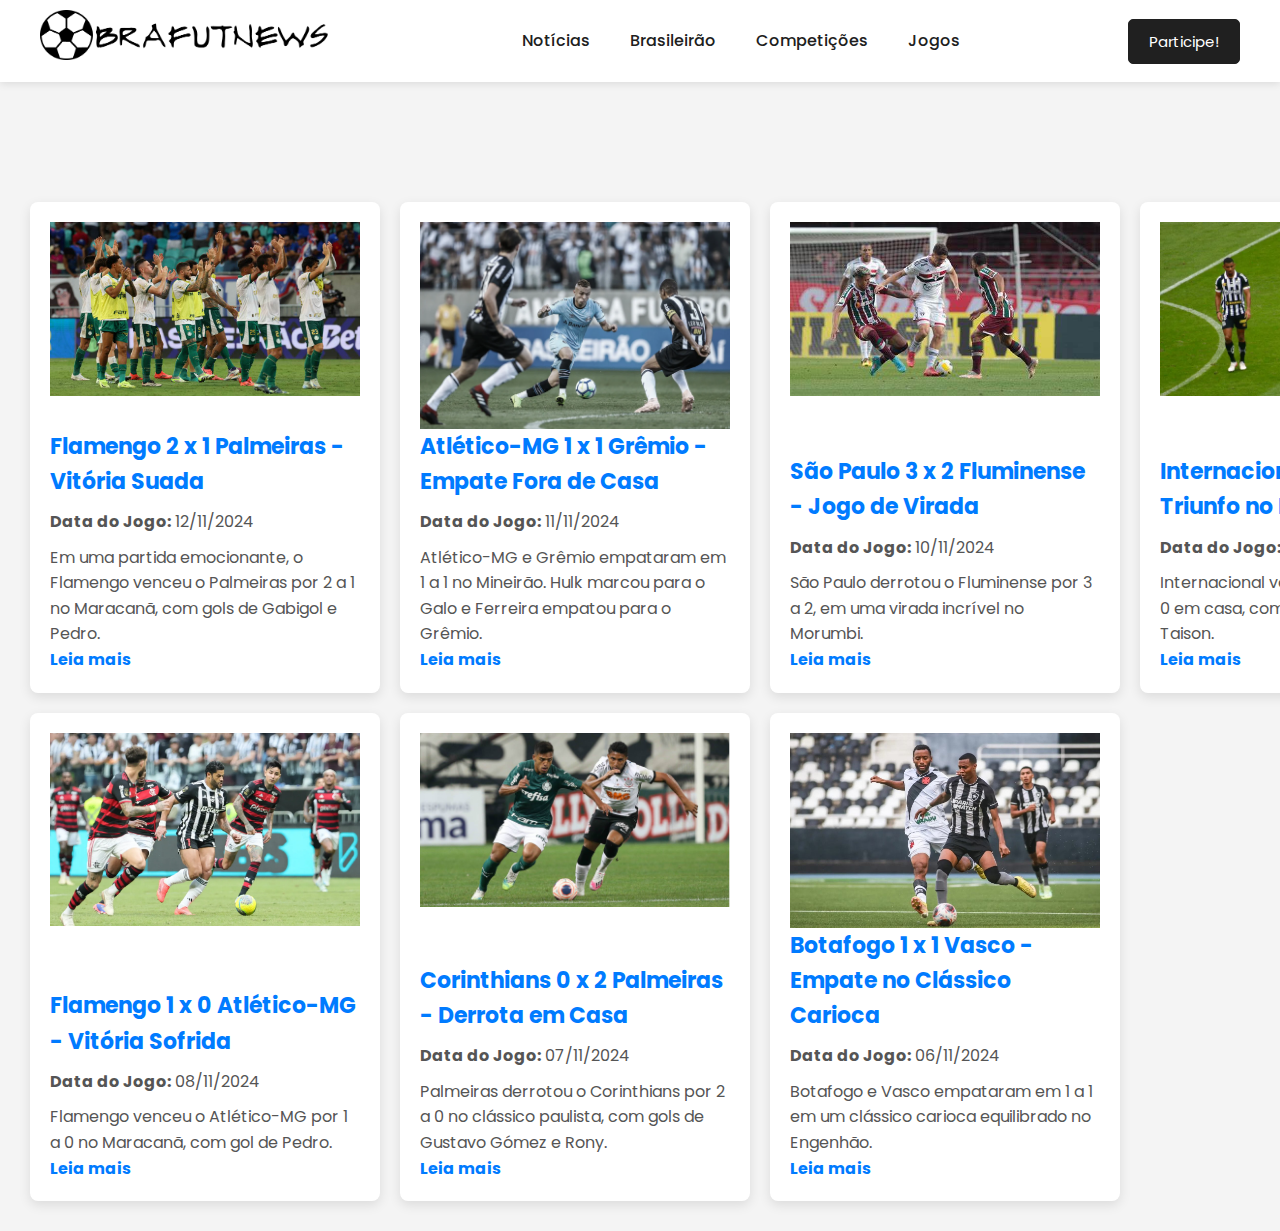
<file: index.html>
<!DOCTYPE html>
<html lang="pt-BR">
<head>
    <meta charset="UTF-8">
    <meta http-equiv="X-UA-Compatible" content="IE=edge">
    <meta name="viewport" content="width=device-width, initial-scale=1.0">
    <title>Brafut</title>
    <link rel="stylesheet" href="style.css">
    <link rel="preconnect" href="https://fonts.googleapis.com">
    <link rel="preconnect" href="https://fonts.gstatic.com" crossorigin>
    <link href="https://fonts.googleapis.com/css2?family=Poppins:wght@100;200;300;400;500;600;700;800;900&display=swap" rel="stylesheet">
</head>
<body>
    <nav class="navbar">
        <div class="logo">
            <img src="imagem (1).png" alt="" height="50px">
        </div>
        <div class="links">
            <ul class="nav-itens">
                <li><a href="Noticias/noticias.html" target="_blank">Notícias</a></li>
                <li><a href="Time/times.html" target="_blank">Brasileirão</a></li>
                <li><a href="competiçao/competiçao.html" target="_blank">Competições</a></li>
                <li><a href="Jogos/jogo.html" target="_blank">Jogos</a></li>
            </ul>
        </div>
        <div class="btn">
            <button class="cadastro" onclick="window.location.href='../Registro e login/index.html'">Participe!</button>
        </div>
    </nav>

    <section class="noticias">

        <div class="noticia card">
            <img src=".//img/flamengo x palmeiras" alt="Flamengo vs Palmeiras" class="card-img">
            <div class="conteudo">
                <h3><a href="#">Flamengo 2 x 1 Palmeiras - Vitória Suada</a></h3>
                <p><strong>Data do Jogo:</strong> 12/11/2024</p>
                <p>Em uma partida emocionante, o Flamengo venceu o Palmeiras por 2 a 1 no Maracanã, com gols de Gabigol e Pedro.</p>
                <div class="conteudo-completo" style="display: none;">
                    <p>O Flamengo controlou grande parte do jogo, mas o Palmeiras mostrou resistência e conseguiu empatar no segundo tempo com um gol de Rony. No entanto, Gabigol garantiu a vitória com um gol nos minutos finais, após belo passe de Arrascaeta. A vitória coloca o Flamengo ainda mais perto do título do Brasileirão.</p>
                </div>
                <a href="javascript:void(0);" class="expandir" onclick="expandirConteudo(this)">Leia mais</a>
            </div>
        </div>

        <div class="noticia card">
            <img src="./img/atletico mg x gremio" alt="Atlético-MG vs Grêmio" class="card-img">
            <div class="conteudo">
                <h3><a href="#">Atlético-MG 1 x 1 Grêmio - Empate Fora de Casa</a></h3>
                <p><strong>Data do Jogo:</strong> 11/11/2024</p>
                <p>Atlético-MG e Grêmio empataram em 1 a 1 no Mineirão. Hulk marcou para o Galo e Ferreira empatou para o Grêmio.</p>
                <div class="conteudo-completo" style="display: none;">
                    <p>O Atlético-MG começou melhor e abriu o placar com Hulk, mas o Grêmio não se deixou abalar e respondeu com um gol de Ferreira. Ambos os times tentaram buscar a vitória no segundo tempo, mas as defesas se mantiveram firmes. O empate mantém o Atlético-MG na parte de cima da tabela, enquanto o Grêmio segue na luta por uma vaga na Libertadores.</p>
                </div>
                <a href="javascript:void(0);" class="expandir" onclick="expandirConteudo(this)">Leia mais</a>
            </div>
        </div>

        <div class="noticia card">
            <img src="./img/São Paulo x fluminense -" alt="São Paulo vs Fluminense" class="card-img">
            <div class="conteudo">
                <h3><a href="#">São Paulo 3 x 2 Fluminense - Jogo de Virada</a></h3>
                <p><strong>Data do Jogo:</strong> 10/11/2024</p>
                <p>São Paulo derrotou o Fluminense por 3 a 2, em uma virada incrível no Morumbi.</p>
                <div class="conteudo-completo" style="display: none;">
                    <p>O Fluminense abriu o placar com Jhon Arias, mas o São Paulo reagiu no segundo tempo com gols de Luciano e Caleri, que viraram o jogo. No fim, Fred empatou para o Flu, mas foi Reinaldo quem selou a vitória para o Tricolor Paulista com um gol de pênalti. O São Paulo segue firme na busca por uma vaga na Libertadores.</p>
                </div>
                <a href="javascript:void(0);" class="expandir" onclick="expandirConteudo(this)">Leia mais</a>
            </div>
        </div>

        <div class="noticia card">
            <img src="./img/internacional x santoss.webp" alt="Internacional vs Santos" class="card-img">
            <div class="conteudo">
                <h3><a href="#">Internacional 2 x 0 Santos - Triunfo no Beira-Rio</a></h3>
                <p><strong>Data do Jogo:</strong> 09/11/2024</p>
                <p>Internacional venceu o Santos por 2 a 0 em casa, com gols de Edenilson e Taison.</p>
                <div class="conteudo-completo" style="display: none;">
                    <p>O Internacional dominou o jogo no Beira-Rio e mostrou sua força com dois gols, um em cada tempo. Edenilson abriu o placar com um chute de fora da área, enquanto Taison selou a vitória com um gol de cabeça após cruzamento de Moisés. O Santos tentou reagir, mas não conseguiu chegar ao gol. O Inter segue sua caminhada na parte de cima da tabela.</p>
                </div>
                <a href="javascript:void(0);" class="expandir" onclick="expandirConteudo(this)">Leia mais</a>
            </div>
        </div>

        <div class="noticia card">
            <img src="./img/flamengo x atlético mg.webp" alt="Flamengo vs Atlético-MG" class="card-img">
            <div class="conteudo">
                <h3><a href="#">Flamengo 1 x 0 Atlético-MG - Vitória Sofrida</a></h3>
                <p><strong>Data do Jogo:</strong> 08/11/2024</p>
                <p>Flamengo venceu o Atlético-MG por 1 a 0 no Maracanã, com gol de Pedro.</p>
                <div class="conteudo-completo" style="display: none;">
                    <p>A partida foi marcada pela forte marcação de ambos os times, mas Pedro, em um chute preciso no segundo tempo, garantiu os três pontos para o Flamengo. O Atlético-MG pressionou no final, mas o goleiro Santos fez defesas importantes. A vitória coloca o Flamengo mais perto da liderança do campeonato.</p>
                </div>
                <a href="javascript:void(0);" class="expandir" onclick="expandirConteudo(this)">Leia mais</a>
            </div>
        </div>

        <div class="noticia card">
            <img src="img/Corinthians 0 x 2 Palmeiras.jpg" alt="Corinthians vs Palmeiras" class="card-img">
            <div class="conteudo">
                <h3><a href="#">Corinthians 0 x 2 Palmeiras - Derrota em Casa</a></h3>
                <p><strong>Data do Jogo:</strong> 07/11/2024</p>
                <p>Palmeiras derrotou o Corinthians por 2 a 0 no clássico paulista, com gols de Gustavo Gómez e Rony.</p>
                <div class="conteudo-completo" style="display: none;">
                    <p>O Palmeiras controlou a partida desde o início, com uma defesa sólida e contra-ataques rápidos. Gustavo Gómez abriu o placar após cobrança de escanteio, e Rony ampliou a vantagem com um gol em jogada individual. O Corinthians não conseguiu reagir e sofreu a derrota em casa. Palmeiras segue em busca do topo da tabela.</p>
                </div>
                <a href="javascript:void(0);" class="expandir" onclick="expandirConteudo(this)">Leia mais</a>
            </div>
        </div>

        <div class="noticia card">
            <img src="./img/Botafogo 1 x 1 Vasco -.jpg" alt="Botafogo vs Vasco" class="card-img">
            <div class="conteudo">
                <h3><a href="#">Botafogo 1 x 1 Vasco - Empate no Clássico Carioca</a></h3>
                <p><strong>Data do Jogo:</strong> 06/11/2024</p>
                <p>Botafogo e Vasco empataram em 1 a 1 em um clássico carioca equilibrado no Engenhão.</p>
                <div class="conteudo-completo" style="display: none;">
                    <p>O Botafogo saiu na frente com um gol de Chay no primeiro tempo, mas o Vasco empatou no segundo tempo com Talles Magno. O jogo foi intenso, com ambas as equipes buscando a vitória, mas as defesas se saíram bem nos momentos decisivos. O empate mantém ambos os times em posições intermediárias na tabela.</p>
                </div>
                <a href="javascript:void(0);" class="expandir" onclick="expandirConteudo(this)">Leia mais</a>
            </div>
        </div>

    </section>

    <script src="index.js"></script>
    
</body>
</html>
</file>
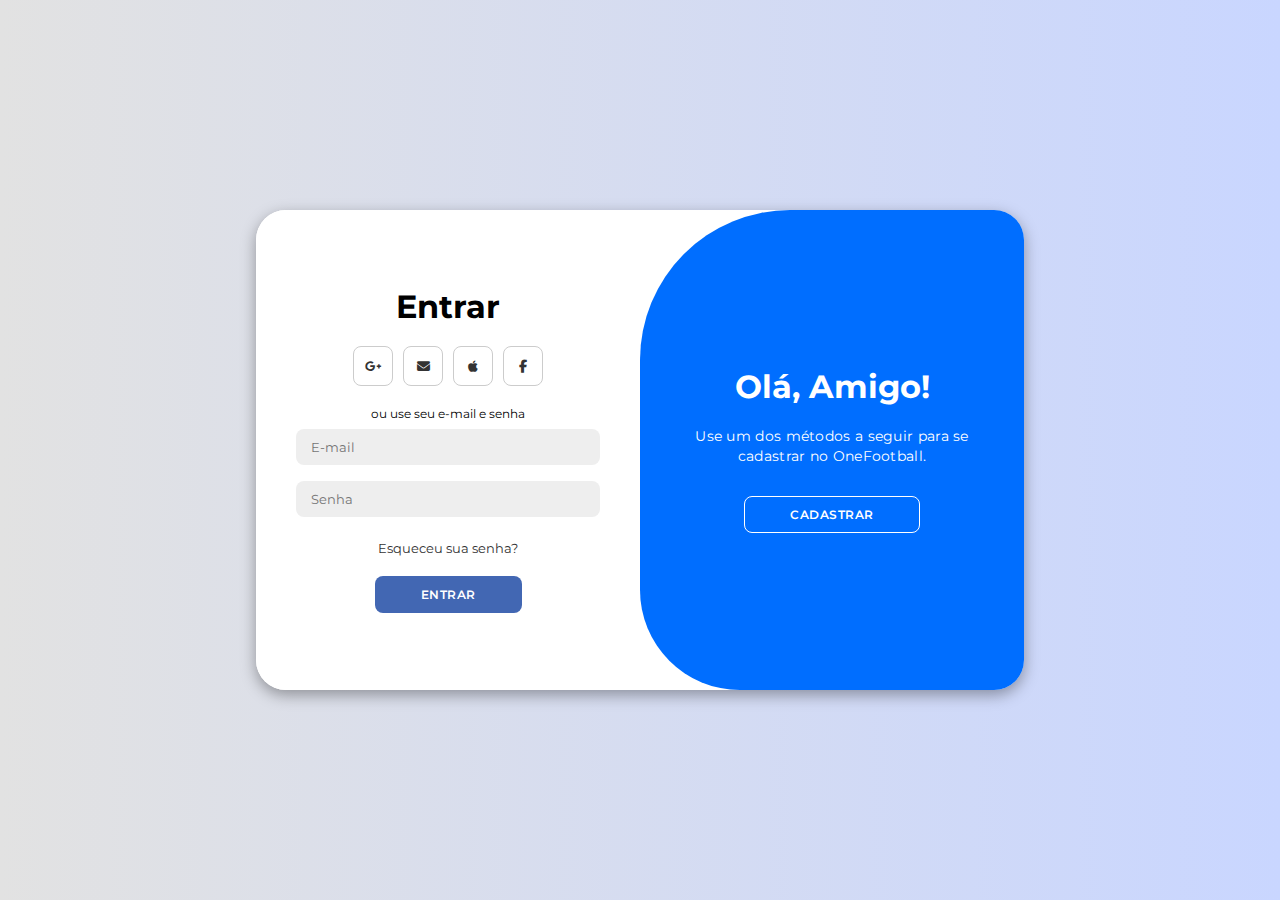
<file: Registro e Login/index.html>
<!DOCTYPE html>
<html lang="pt-BR">

<head>
    <meta charset="UTF-8">
    <meta name="viewport" content="width=device-width, initial-scale=1.0">
    <link rel="stylesheet" href="https://cdnjs.cloudflare.com/ajax/libs/font-awesome/6.4.2/css/all.min.css">
    <link rel="stylesheet" href="style.css">
    <title>Página de Login Moderna | AsmrProg</title>
</head>

<body>

    <div class="container" id="container">
        <div class="form-container sign-up">
            <form>
                <h1>Criar Conta</h1>
                <div class="social-icons">
                    <a href="#" class="icon"><i class="fa-brands fa-google-plus-g"></i></a>
                    <a href="#" class="icon"><i class="fa-solid fa-envelope"></i></a>
                    <a href="#" class="icon"><i class="fa-brands fa-apple"></i></a>
                    <a href="#" class="icon"><i class="fa-brands fa-facebook-f"></i></a>
                </div>
                <span>ou use seu e-mail para registro</span>
                <input type="text" placeholder="Nome">
                <input type="text" placeholder="Telefone">
                <input type="email" placeholder="E-mail">
                <input type="password" placeholder="Senha">
                <button>Cadastrar</button>
            </form>
        </div>

        <div class="form-container sign-in">
            <form>
                <h1>Entrar</h1>
                <div class="social-icons">
                    <a href="#" class="icon"><i class="fa-brands fa-google-plus-g"></i></a>
                    <a href="#" class="icon"><i class="fa-solid fa-envelope"></i></a>
                    <a href="#" class="icon"><i class="fa-brands fa-apple"></i></a>
                    <a href="#" class="icon"><i class="fa-brands fa-facebook-f"></i></a>
                </div>
                <span>ou use seu e-mail e senha</span>
                <input type="email" placeholder="E-mail">
                <input type="password" placeholder="Senha">
                <a href="senha.html">Esqueceu sua senha?</a>
                <button>Entrar</button>
            </form>
        </div>

        <div class="toggle-container">
            <div class="toggle">
                <div class="toggle-panel toggle-left">
                    <h1>Bem-vindo de volta!</h1>
                    <p>Digite seus dados pessoais para usar todos os recursos do site</p>
                    <button class="hidden" id="login">Entrar</button>
                </div>
                <div class="toggle-panel toggle-right">
                    <h1>Olá, Amigo!</h1>
                    <p>Use um dos métodos a seguir para se cadastrar no OneFootball.</p>
                    <button class="hidden" id="register">Cadastrar</button>
                </div>
            </div>
        </div>
    </div>

    <script src="script.js"></script>
</body>

</html>
</file>
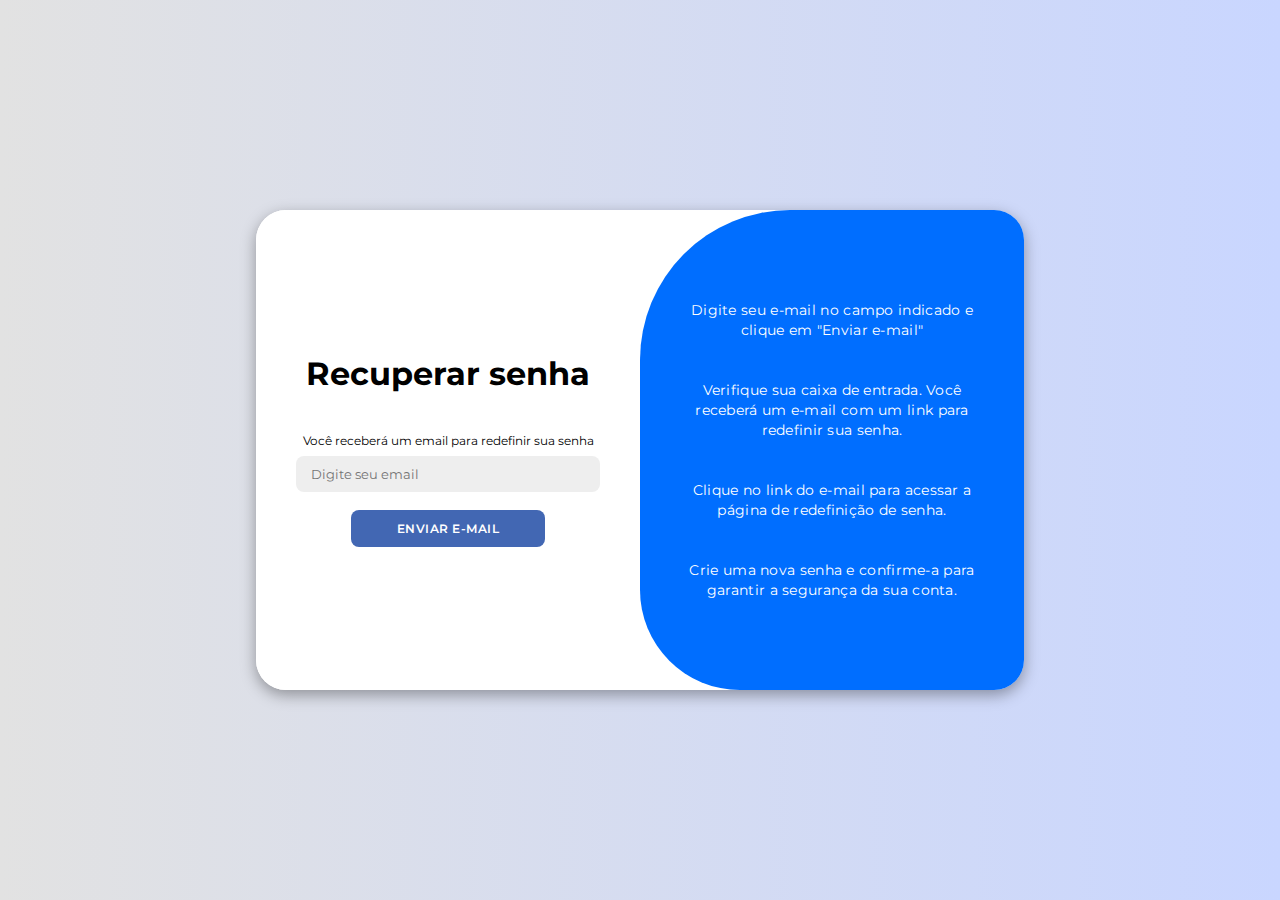
<file: Registro e Login/senha.html>
<!DOCTYPE html>
<html lang="pt-BR">

<head>
    <meta charset="UTF-8">
    <meta name="viewport" content="width=device-width, initial-scale=1.0">
    <link rel="stylesheet" href="https://cdnjs.cloudflare.com/ajax/libs/font-awesome/6.4.2/css/all.min.css">
    <link rel="stylesheet" href="style.css">
    <title>Página de Login Moderna | AsmrProg</title>
</head>

<body>

    <div class="container" id="container">
        <div class="form-container sign-up">
            <form>
                <h1>Criar Conta</h1>
                <div class="social-icons">
                    <a href="#" class="icon"><i class="fa-brands fa-google-plus-g"></i></a>
                    <a href="#" class="icon"><i class="fa-solid fa-envelope"></i></a>
                    <a href="#" class="icon"><i class="fa-brands fa-apple"></i></a>
                    <a href="#" class="icon"><i class="fa-brands fa-facebook-f"></i></a>
                </div>
                <span>ou use seu e-mail para registro</span>
                <input type="text" placeholder="Nome">
                <input type="text" placeholder="Telefone">
                <input type="email" placeholder="E-mail">
                <input type="password" placeholder="Senha">
                <button>Cadastrar</button>
            </form>
        </div>
        <div class="form-container sign-in">
            <form id="resetForm">
                <h1>Recuperar senha</h1>
                <div class="social-icons">
                </div>
                <span>Você receberá um email para redefinir sua senha</span>
                <input type="email" id="email" placeholder="Digite seu email">
                <button type="submit">Enviar e-mail</button>
                <div id="successMessage" style="display:none; color: green; margin-top: 10px;">
                    E-mail enviado com sucesso!
                </div>
            </form>
        </div>

        <div class="toggle-container">
            <div class="toggle">
                <div class="toggle-panel toggle-left">
                    <h1>Bem-vindo de volta!</h1>
                    <p>Digite seus dados pessoais para usar todos os recursos do site</p>
                    <button class="hidden" id="login">Entrar</button>
                </div>
                <div class="toggle-panel toggle-right">
                    <p>Digite seu e-mail no campo indicado e clique em "Enviar e-mail"</p>
                    <p>Verifique sua caixa de entrada. Você receberá um e-mail com um link para redefinir sua senha.</p>
                    <p>Clique no link do e-mail para acessar a página de redefinição de senha.</p>
                    <p>Crie uma nova senha e confirme-a para garantir a segurança da sua conta.</p>
                </div>
            </div>
        </div>
    </div>

    <script src="script.js"></script>
    <script>
        document.getElementById('resetForm').addEventListener('submit', function(event) {
            event.preventDefault();
            const email = document.getElementById('email').value;

            if (email) {
                document.getElementById('successMessage').style.display = 'block';
            } else {
                alert('Por favor, insira um e-mail válido.');
            }
        });

        async function digestMessage(message) {
            const msgUint8 = new TextEncoder().encode(message);
            const hashBuffer = await window.crypto.subtle.digest("SHA-512", msgUint8);
            const hashArray = Array.from(new Uint8Array(hashBuffer));
            const hashHex = hashArray.map((b) => b.toString(16).padStart(2, "0")).join("");
            return hashHex;
        }
    </script>
</body>

</html>
</file>
<file: style.css>
* {
    padding: 0;
    margin: 0;
    box-sizing: border-box;
}

body {
    font-family: 'Poppins', sans-serif;
    background-color: #f4f4f4;
    color: #202020;
    line-height: 1.6;
    display: flex;
    flex-direction: column;
    min-height: 100vh;
    margin: 0;
}

nav {
    position: block;
    top: 0;
    left: 0;
    width: 100%;
    padding: 10px 40px;
    background-color: #fff;
    box-shadow: 0 2px 8px rgba(0, 0, 0, 0.1);
    z-index: 1000;
    display: flex;
    justify-content: space-between;
    align-items: center;
}

.logo {
    font-weight: 800;
    font-size: 25px;
    color: #202020;
}

.nav-itens {
    list-style: none;
    display: flex;
}

.nav-itens > li {
    margin-left: 20px;
}

.nav-itens > li > a {
    color: #202020;
    text-decoration: none;
    font-size: 16px;
    padding: 10px;
    font-weight: 500;
    transition: color 0.3s;
}

.nav-itens > li > a:hover {
    color: #007BFF;
}

.login, .cadastro {
    padding: 10px 20px;
    font-size: 15px;
    border: none;
    border-radius: 5px;
    font-family: 'Poppins', sans-serif;
    cursor: pointer;
    transition: all 0.3s ease;
}

.login {
    color: #202020;
    background-color: #fff;
    border: 1px solid #202020;
}

.login:hover {
    background-color: #f0f0f0;
    color: #007BFF;
}

.cadastro {
    color: #fff;
    background-color: #202020;
    border: 1px solid #202020;
}

.cadastro:hover {
    background-color: #3d3d3d;
    transition: background 0.3s ease;
}

.noticias {
    margin: 0 30px 30px;
    padding-top: 120px;
    display: grid;
    grid-template-columns: repeat(4, 1fr);
    gap: 20px;
    justify-items: center;
    width: 100%;
    max-width: 1200px;
}

.noticias h2 {
    font-size: 28px;
    margin-bottom: 20px;
    color: #333;
    text-align: center;
    width: 100%;
}

.noticia {
    background-color: #fff;
    padding: 20px;
    border-radius: 8px;
    box-shadow: 0 4px 12px rgba(0, 0, 0, 0.1);
    display: flex;
    flex-direction: column;
    justify-content: space-between;
    transition: transform 0.3s ease;
    height: 100%;
    width: 100%;
    max-width: 350px;
}

.noticia:hover {
    transform: scale(1.05);
}

.imagem-noticia {
    width: 100%;
    height: 100%;
    object-fit: cover;
    border-radius: 8px;
}

.noticia h3 a {
    color: #007BFF;
    text-decoration: none;
    font-size: 22px;
    font-weight: 700;
}

.noticia h3 a:hover {
    text-decoration: underline;
}

.noticia p {
    margin-top: 10px;
    font-size: 16px;
    color: #555;
}

.noticia a {
    color: #007BFF;
    text-decoration: none;
    font-weight: bold;
}

.noticia a:hover {
    text-decoration: underline;
}

.link-futebol ul {
    list-style-type: none;
}

.link-futebol ul li {
    margin-bottom: 10px;
}

.link-futebol ul li a {
    text-decoration: none;
    color: #007BFF;
    font-size: 16px;
}

.link-futebol ul li a:hover {
    text-decoration: underline;
}

@media (max-width: 768px) {
    nav {
        flex-direction: column;
        padding: 15px;
    }

    .logo {
        margin-bottom: 10px;
        font-size: 22px;
    }

    .nav-itens {
        flex-direction: column;
        margin-top: 15px;
    }

    .nav-itens > li {
        margin-bottom: 10px;
    }

    .btn {
        margin-top: 20px;
    }
}

@media (max-width: 768px) {
    .noticias h2 {
        font-size: 24px;
    }

    .noticia {
        padding: 15px;
    }

    .noticia h3 a {
        font-size: 20px;
    }

    .noticia p {
        font-size: 14px;
    }
}
footer {
    width: 100%;
    color: var(--color-neutral-40);
    background-color: black;
    position: relative;
    bottom: 0;
    left: 0;
  }
  
  #footer_content {
    background-color: #171c26;
    display: grid;
    grid-template-columns: repeat(4, 1fr);
    padding: 3rem 3.5rem;
  }
  
  #footer_contacts h1 {
    margin-bottom: 0.75rem;
  }
  
  #footer_contacts h2 {
    color: white;
  }
  
  #footer_contacts p {
    color: white;
  }
  
  #footer_social_media {
    display: flex;
    gap: 2rem;
  }
  
  #footer_social_media .footer-link {
    display: flex;
    align-items: center;
    justify-content: center;
    height: 2.5rem;
    width: 2.5rem;
    color: var(--color-neutral-40);
    border-radius: 50%;
    transition: all 0.4s;
  }
  
  #footer_social_media .footer-link i {
    font-size: 1.25rem;
  }
  
  #footer_social_media .footer-link:hover {
    opacity: 0.8;
  }
  
  #instagram {
    background: linear-gradient(#7f37c9, #ff2992, #ff9807);
  }
  
  #facebook {
    background-color: #4267b3;
  }
  
  #whatsapp {
    background-color: #25d366;
  }
  
  .footer-list {
    display: flex;
    flex-direction: column;
    gap: 0.75rem;
    list-style: none;
    color: white;
  }
  
  .footer-list .footer-link {
    color: var(--color-neutral-30);
    transition: all 0.4s;
  }
  
  .footer-list .footer-link:hover {
    color: white;
  }
  
  #footer_subscribe {
    display: flex;
    flex-direction: column;
    gap: 1.5rem;
    color: white;
  }
  
  #footer_subscribe p {
    color: var(--color-neutral-30);
  }
  
  #input_group {
    display: flex;
    background-color: var(--color-neutral-0);
    border-radius: 4px;
  }
  
  #input_group input {
    all: unset;
    padding: 0.75rem;
    width: 100%;
    background-color: black;
    border-radius: 5px;
  }
  
  #input_group button {
    background-color: white;
    border: none;
    color: var(--color-neutral-40);
    padding: 0px 1.25rem;
    font-size: 1.125rem;
    height: 100%;
    border-radius: 0px 4px 4px 0px;
    cursor: pointer;
    transition: all 0.4s;
  }
  
  #input_group button:hover {
    opacity: 0.8;
  }
  
  #footer_copyright {
    display: flex;
    justify-content: center;
    background-color: black;
    font-size: 0.9rem;
    padding: 0.5rem;
    font-weight: 100;
    color: white;
  }
</file>
<file: Registro e Login/style.css>
@import url('https://fonts.googleapis.com/css2?family=Montserrat:wght@300;400;500;600;700&display=swap');

* {
    margin: 0;
    padding: 0;
    box-sizing: border-box;
    font-family: 'Montserrat', sans-serif;
}

body {
    background-color: #c9d6ff;
    background: linear-gradient(to right, #e2e2e2, #c9d6ff);
    display: flex;
    align-items: center;
    justify-content: center;
    flex-direction: column;
    height: 100vh;
}

.container {
    background-color: #fff;
    border-radius: 30px;
    box-shadow: 0 5px 15px rgba(0, 0, 0, 0.35);
    position: relative;
    overflow: hidden;
    width: 768px;
    max-width: 100%;
    min-height: 480px;
}

.container p {
    font-size: 14px;
    line-height: 20px;
    letter-spacing: 0.3px;
    margin: 20px 0;
}

.container span {
    font-size: 12px;
}

.container a {
    color: #333;
    font-size: 13px;
    text-decoration: none;
    margin: 15px 0 10px;
}

.container button {
    background-color: #4267b3;
    color: #fff;
    font-size: 12px;
    padding: 10px 45px;
    border: 1px solid transparent;
    border-radius: 8px;
    font-weight: 600;
    letter-spacing: 0.5px;
    text-transform: uppercase;
    margin-top: 10px;
    cursor: pointer;
}

.container button.hidden {
    background-color: transparent;
    border-color: #fff;
}

.container form {
    background-color: #fff;
    display: flex;
    align-items: center;
    justify-content: center;
    flex-direction: column;
    padding: 0 40px;
    height: 100%;
}

.container input {
    background-color: #eee;
    border: none;
    margin: 8px 0;
    padding: 10px 15px;
    font-size: 13px;
    border-radius: 8px;
    width: 100%;
    outline: none;
}

.form-container {
    position: absolute;
    top: 0;
    height: 100%;
    transition: all 0.6s ease-in-out;
}

.sign-in {
    left: 0;
    width: 50%;
    z-index: 2;
}

.container.active .sign-in {
    transform: translateX(100%);
}

.sign-up {
    left: 0;
    width: 50%;
    opacity: 0;
    z-index: 1;
}

.container.active .sign-up {
    transform: translateX(100%);
    opacity: 1;
    z-index: 5;
    animation: move 0.6s;
}

@keyframes move {
    0%, 49.99% {
        opacity: 0;
        z-index: 1;
    }
    50%, 100% {
        opacity: 1;
        z-index: 5;
    }
}

.social-icons {
    margin: 20px 0;
}

.social-icons a {
    border: 1px solid #ccc;
    border-radius: 20%;
    display: inline-flex;
    justify-content: center;
    align-items: center;
    margin: 0 3px;
    width: 40px;
    height: 40px;
}

.toggle-container {
    position: absolute;
    top: 0;
    left: 50%;
    width: 50%;
    height: 100%;
    overflow: hidden;
    transition: all 0.6s ease-in-out;
    border-radius: 150px 0 0 100px;
    z-index: 1000;
}

.container.active .toggle-container {
    transform: translateX(-100%);
    border-radius: 0 150px 100px 0;
}

.toggle {
    background-color: #006eff;
    height: 100%;
    background: linear-gradient(to right, #4267b3, #4267b3;);
    color: #fff;
    position: relative;
    left: -100%;
    height: 100%;
    width: 200%;
    transform: translateX(0);
    transition: all 0.6s ease-in-out;
}

.container.active .toggle {
    transform: translateX(50%);
}

.toggle-panel {
    position: absolute;
    width: 50%;
    height: 100%;
    display: flex;
    align-items: center;
    justify-content: center;
    flex-direction: column;
    padding: 0 30px;
    text-align: center;
    top: 0;
    transform: translateX(0);
    transition: all 0.6s ease-in-out;
}

.toggle-left {
    transform: translateX(-200%);
}

.container.active .toggle-left {
    transform: translateX(0);
}

.toggle-right {
    right: 0;
    transform: translateX(0);
}

.container.active .toggle-right {
    transform: translateX(200%);
}
</file>
